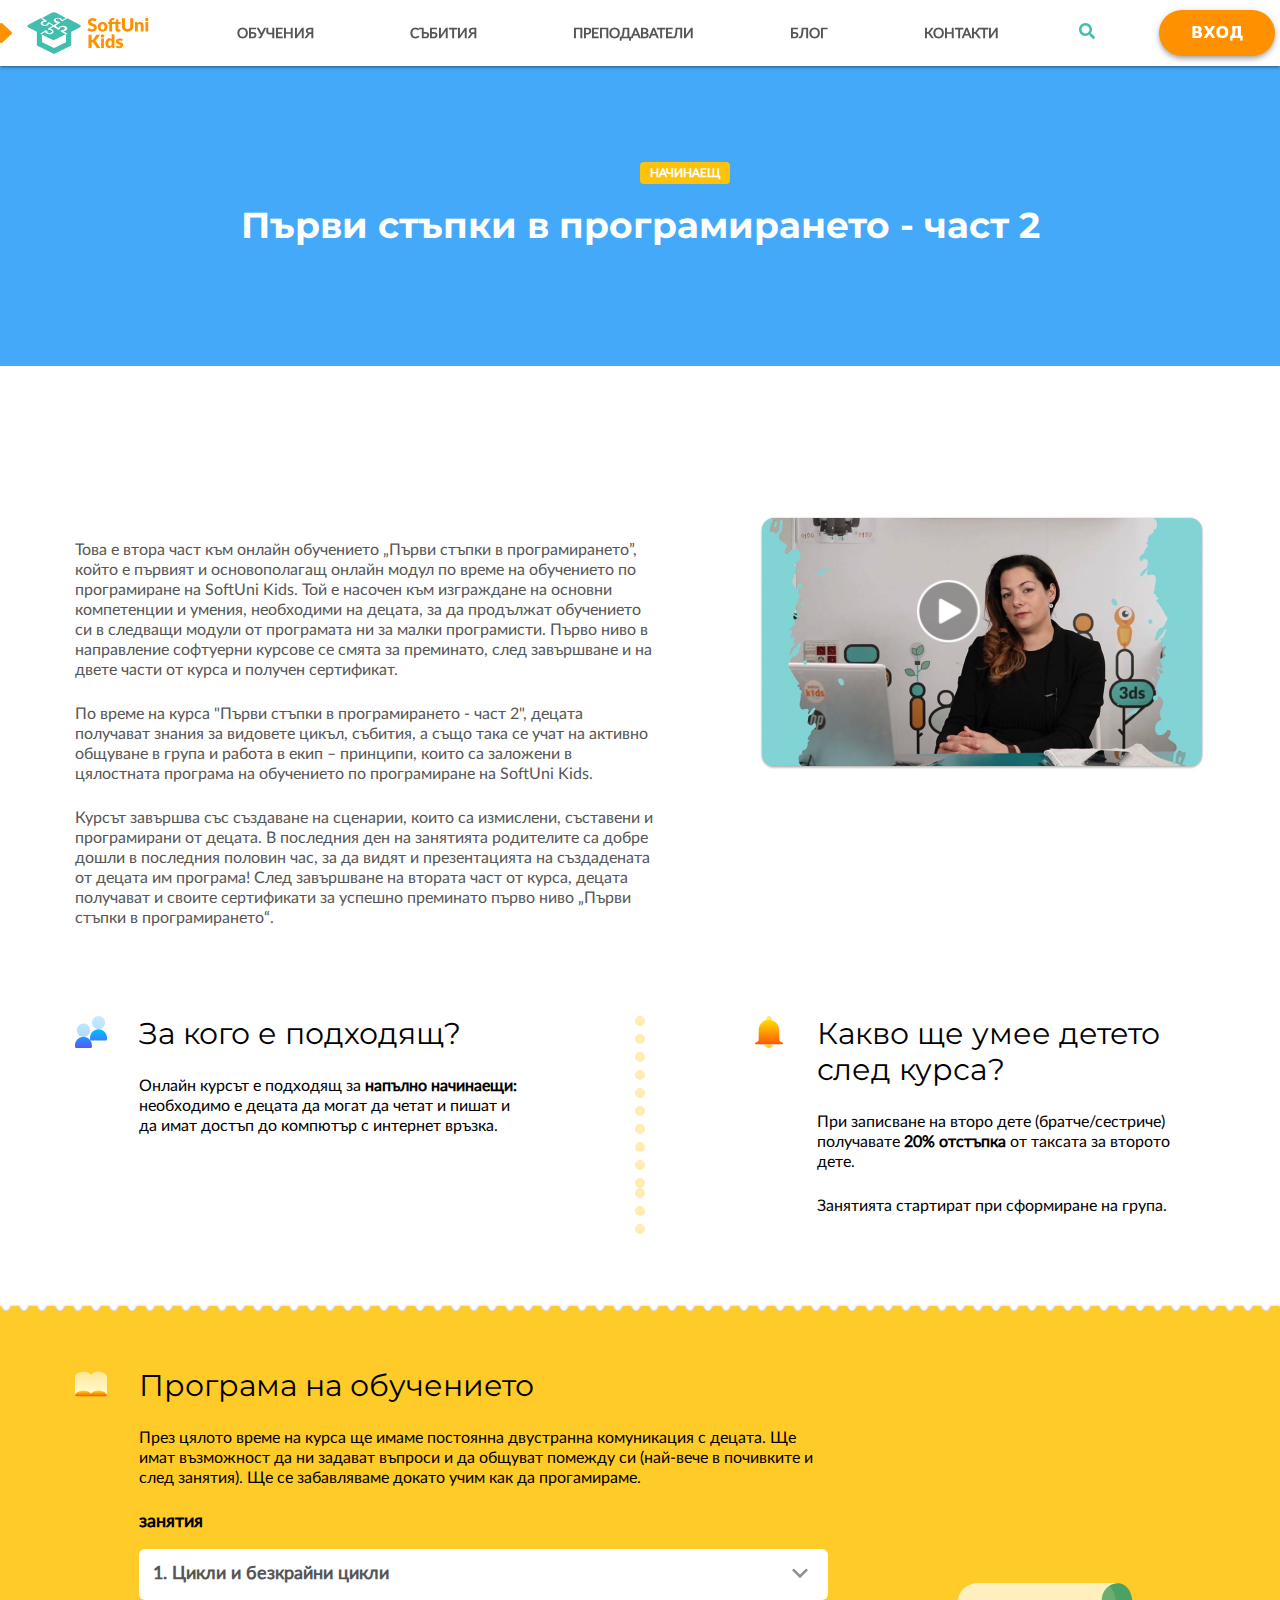
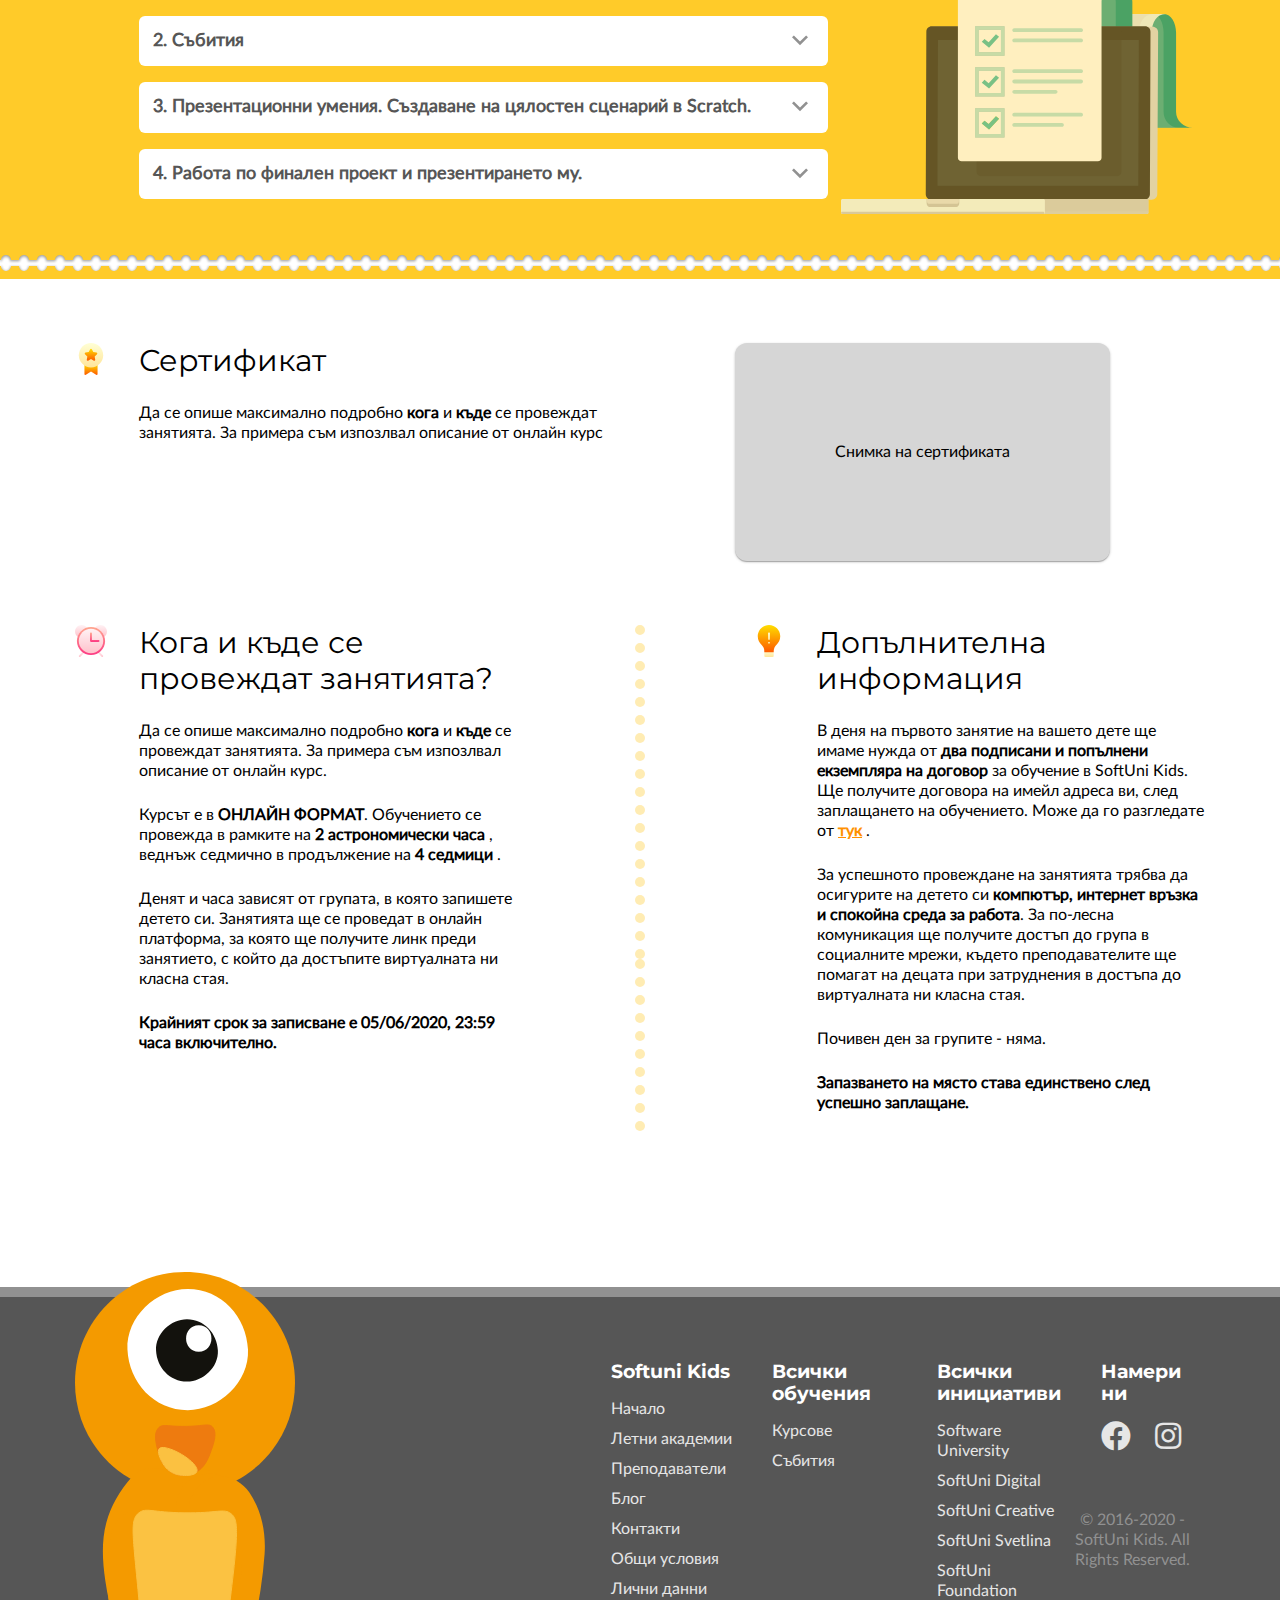
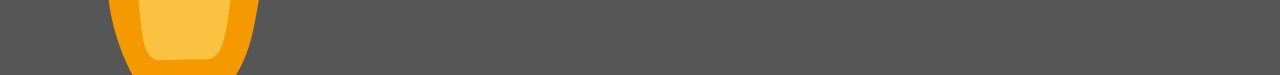
<file: pages/index.html>
<!DOCTYPE html>
<html lang="en">
	<head>
		<meta charset="UTF-8" />
		<meta name="viewport" content="width=device-width, initial-scale=1.0" />
		<link rel="stylesheet" href="../styles/styles.css" />
		<link rel="stylesheet" href="https://use.fontawesome.com/releases/v5.14.0/css/all.css" />
		<title>Първи стъпки в програмирането - част 2</title>
	</head>
	<body>
		<header class="c-header o-horizontal-list o-horizontal-list--centered o-position-fixed">
			<div class="o-horizontal-list">
				<img class="c-header__arrow" src="../assets/images/logo-arrow.svg" alt="arrow-down" />
				<img class="c-header__logo" src="../assets/images/logo-horizontal.svg" alt="Logo" />
			</div>
			<nav>
				<ul class="o-horizontal-list o-horizontal-list--centered">
					<li class="c-header__list-item"><a class="c-header__page-link" href="./index.html">обучения</a></li>
					<li class="c-header__list-item"><a class="c-header__page-link" href="#">Събития</a></li>
					<li class="c-header__list-item"><a class="c-header__page-link" href="./trainers.html">Преподаватели</a></li>
					<li class="c-header__list-item"><a class="c-header__page-link" href="#">Блог</a></li>
					<li class="c-header__list-item"><a class="c-header__page-link" href="./contacts.html">Контакти</a></li>
					<li class="c-header__list-item--button">
						<a href="#"><img src="../assets/images/search-icon.svg" alt="search" /></a>
					</li>
					<li class="c-header__list-item--button"><button class="c-button c-button--primary c-header__button">вход</button></li>
				</ul>
			</nav>
		</header>

		<aside class="c-header-banner c-header-banner--blue o-vertical-list o-vertical-list--centered">
			<div class="o-position-wrapper">
				<span class="c-header-banner--blue__course-level u-paragraph--tiny u-text-uppercase">Начинаещ</span>
				<h1>Първи стъпки в програмирането - част 2</h1>
			</div>
		</aside>

		<main class="c-main c-main--courses">
			<section class="section-clip o-page-wrapper">
				<section class="section-paragraph">
					<p class="c-main__paragraph">
						Това е втора част към онлайн обучението „Първи стъпки в програмирането”, който е първият и основополагащ онлайн модул
						по време на обучението по програмиране на SoftUni Kids. Той е насочен към изграждане на основни компетенции и умения,
						необходими на децата, за да продължат обучението си в следващи модули от програмата ни за малки програмисти. Първо
						ниво в направление софтуерни курсове се смята за преминато, след завършване и на двете части от курса и получен
						сертификат.
					</p>
					<p class="c-main__paragraph">
						По време на курса "Първи стъпки в програмирането - част 2", децата получават знания за видовете цикъл, събития, а също
						така се учат на активно общуване в група и работа в екип – принципи, които са заложени в цялостната програма на
						обучението по програмиране на SoftUni Kids.
					</p>
					<p class="c-main__paragraph">
						Курсът завършва със създаване на сценарии, които са измислени, съставени и програмирани от децата. В последния ден на
						занятията родителите са добре дошли в последния половин час, за да видят и презентацията на създадената от децата им
						програма! След завършване на втората част от курса, децата получават и своите сертификати за успешно преминато първо
						ниво „Първи стъпки в програмирането“.
					</p>
				</section>
				<div class="o-position-wrapper c-block-clip-wrapper">
					<img src="../assets/images/clip-img.png" alt="clip" />
					<img class="c-block-play-button" src="../assets/images/play-button-icon.svg" alt="play-button" />
				</div>
			</section>

			<section class="section-info-cards o-page-wrapper">
				<article class="c-card-info o-horizontal-list o-horizontal-list--top">
					<img class="c-card-info__icon" src="../assets/images/people-icon.svg" alt="people" />
					<div>
						<span class="c-card-info__heading">За кого е подходящ?</span>
						<p>
							Онлайн курсът е подходящ за <span class="u-font-bold">напълно начинаещи:</span> необходимо е децата да могат да
							четат и пишат и да имат достъп до компютър с интернет връзка.
						</p>
					</div>
				</article>

				<div class="c-page-separator--dots--vertical-orange-short"></div>

				<article class="c-card-info o-horizontal-list o-horizontal-list--top">
					<img class="c-card-info__icon" src="../assets/images/notification-icon.svg" alt="notification" />
					<div>
						<span class="c-card-info__heading">Какво ще умее детето след курса?</span>
						<p>
							При записване на второ дете (братче/сестриче) получавате <span class="u-font-bold">20% отстъпка</span> от таксата за
							второто дете.
						</p>
						<p>Занятията стартират при сформиране на група.</p>
					</div>
				</article>
			</section>

			<section class="section-course-info">
				<div>
					<article class="c-card-info o-horizontal-list o-horizontal-list--top">
						<img class="c-card-info__icon" src="../assets/images/books-icon.svg" alt="books-icon" />
						<div>
							<span class="c-card-info__heading">Програма на обучението</span>
							<p>
								През цялото време на курса ще имаме постоянна двустранна комуникация с децата. Ще имат възможност да ни задават
								въпроси и да общуват помежду си (най-вече в почивките и след занятия). Ще се забавляваме докато учим как да
								прогамираме.
							</p>
							<span class="h3-alike--lato u-font-bold">занятия</span>
							<a class="h3-alike--lato u-font-bold c-block-lecture-link" href="#">1. Цикли и безкрайни цикли</a>
							<a class="h3-alike--lato u-font-bold c-block-lecture-link" href="#">2. Събития</a>
							<a class="h3-alike--lato u-font-bold c-block-lecture-link" href="#"
								>3. Презентационни умения. Създаване на цялостен сценарий в Scratch.</a
							>
							<a class="h3-alike--lato u-font-bold c-block-lecture-link" href="#"
								>4. Работа по финален проект и презентирането му.</a
							>
						</div>
					</article>
				</div>
				<img class="u-align-centered" src="../assets/images/books.svg" alt="books" />
			</section>

			<section class="section-certificate-cards o-page-wrapper">
				<article class="c-card-info o-horizontal-list o-horizontal-list--top">
					<img class="c-card-info__icon" src="../assets/images/reward-icon.svg" alt="reward" />
					<div>
						<span class="c-card-info__heading">Сертификат</span>
						<p>
							Да се опише максимално подробно <span class="u-font-bold">кога</span> и <span class="u-font-bold">къде</span> се
							провеждат занятията. За примера съм изпозлвал описание от онлайн курс
						</p>
					</div>
				</article>

				<div class="c-block-certificate"><span>Снимка на сертификата</span></div>
			</section>

			<section class="section-info-cards o-page-wrapper">
				<article class="c-card-info o-horizontal-list o-horizontal-list--top">
					<img class="c-card-info__icon" src="../assets/images/clock-icon.svg" alt="clock" />
					<div>
						<span class="c-card-info__heading">Кога и къде се провеждат занятията?</span>
						<p>
							Да се опише максимално подробно <span class="u-font-bold">кога</span> и <span class="u-font-bold">къде</span> се
							провеждат занятията. За примера съм изпозлвал описание от онлайн курс.
						</p>
						<p>
							Курсът е в <span class="u-font-bold u-text-uppercase"> ОНЛАЙН ФОРМАТ</span>. Обучението се провежда в рамките на
							<span class="u-font-bold">2 астрономически часa</span> , веднъж седмично в продължение на
							<span class="u-font-bold">4 седмици</span> .
						</p>
						<p>
							Денят и часа зависят от групата, в която запишете детето си. Занятията ще се проведат в онлайн платформа, за която
							ще получите линк преди занятието, с който да достъпите виртуалната ни класна стая.
						</p>
						<p class="u-font-bold">Крайният срок за записване е 05/06/2020, 23:59 часа включително.</p>
					</div>
				</article>

				<div class="c-page-separator--dots--vertical-orange-long"></div>

				<article class="c-card-info o-horizontal-list o-horizontal-list--top">
					<img class="c-card-info__icon" src="../assets/images/innovation-icon.svg" alt="innovation" />
					<div>
						<span class="c-card-info__heading">Допълнителна информация</span>
						<p>
							В деня на първото занятие на вашето дете ще имаме нужда от
							<span class="u-font-bold">два подписани и попълнени екземпляра на договор</span> за обучение в SoftUni Kids. Ще
							получите договора на имейл адреса ви, след заплащането на обучението. Може да го разгледате от
							<a class="u-linkify u-font-bold" href="#">тук</a> .
						</p>
						<p>
							За успешното провеждане на занятията трябва да осигурите на детето си
							<span class="u-font-bold">компютър, интернет връзка и спокойна среда за работа</span>. За по-лесна комуникация ще
							получите достъп до група в социалните мрежи, където преподавателите ще помагат на децата при затруднения в достъпа
							до виртуалната ни класна стая.
						</p>
						<p>Почивен ден за групите - няма.</p>
						<p class="u-font-bold">Запазването на място става единствено след успешно заплащане.</p>
					</div>
				</article>
			</section>
		</main>

		<footer class="c-banner c-banner--footer o-position-wrapper">
			<div class="c-page-separator c-page-separator--banner-grey"></div>

			<div class="c-banner__content c-banner__content--footer">
				<img class="c-banner--footer__mascot" src="../assets/images/robot.svg" alt="robot" />

				<ul class="o-vertical-list c-banner--footer__list-1">
					<h3 class="c-banner--footer__list-heading">Softuni Kids</h3>
					<li class="c-banner--footer__list-item"><a class="c-banner--footer__list-item-content" href="#">Начало</a></li>
					<li class="c-banner--footer__list-item"><a class="c-banner--footer__list-item-content" href="#">Летни академии</a></li>
					<li class="c-banner--footer__list-item">
						<a class="c-banner--footer__list-item-content" href="./trainers.html">Преподаватели</a>
					</li>
					<li class="c-banner--footer__list-item"><a class="c-banner--footer__list-item-content" href="#">Блог</a></li>
					<li class="c-banner--footer__list-item">
						<a class="c-banner--footer__list-item-content" href="./contacts.html">Контакти</a>
					</li>
					<li class="c-banner--footer__list-item"><a class="c-banner--footer__list-item-content" href="#">Общи условия</a></li>
					<li class="c-banner--footer__list-item"><a class="c-banner--footer__list-item-content" href="#">Лични данни</a></li>
				</ul>

				<ul class="o-vertical-list c-banner--footer__list c-banner--footer__list-2">
					<h3 class="c-banner--footer__list-heading">Всички обучения</h3>
					<li class="c-banner--footer__list-item">
						<a class="c-banner--footer__list-item-content" href="./index.html">Курсове</a>
					</li>
					<li class="c-banner--footer__list-item"><a class="c-banner--footer__list-item-content" href="#">Събития</a></li>
				</ul>

				<ul class="o-vertical-list c-banner--footer__list c-banner--footer__list-3">
					<h3 class="c-banner--footer__list-heading">Всички инициативи</h3>
					<li class="c-banner--footer__list-item">
						<a class="c-banner--footer__list-item-content" href="#">Software University</a>
					</li>
					<li class="c-banner--footer__list-item"><a class="c-banner--footer__list-item-content" href="#">SoftUni Digital</a></li>
					<li class="c-banner--footer__list-item">
						<a class="c-banner--footer__list-item-content" href="#">SoftUni Creative</a>
					</li>
					<li class="c-banner--footer__list-item">
						<a class="c-banner--footer__list-item-content" href="#">SoftUni Svetlina</a>
					</li>
					<li class="c-banner--footer__list-item">
						<a class="c-banner--footer__list-item-content" href="#">SoftUni Foundation</a>
					</li>
				</ul>

				<ul class="o-vertical-list c-banner--footer__list c-banner--footer__list-4">
					<h3 class="c-banner--footer__list-heading">Намери ни</h3>
					<div class="o-horizontal-list">
						<li>
							<a href="#"><i class="fab fa-facebook c-banner--footer__contact-icon"></i></a>
						</li>
						<li>
							<a href="#"> <i class="fab fa-instagram c-banner--footer__contact-icon"></i></a>
						</li>
					</div>
				</ul>

				<p class="c-banner--footer__copyright">© 2016-2020 - SoftUni Kids. All Rights Reserved.</p>
			</div>
		</footer>
	</body>
</html>
</file>
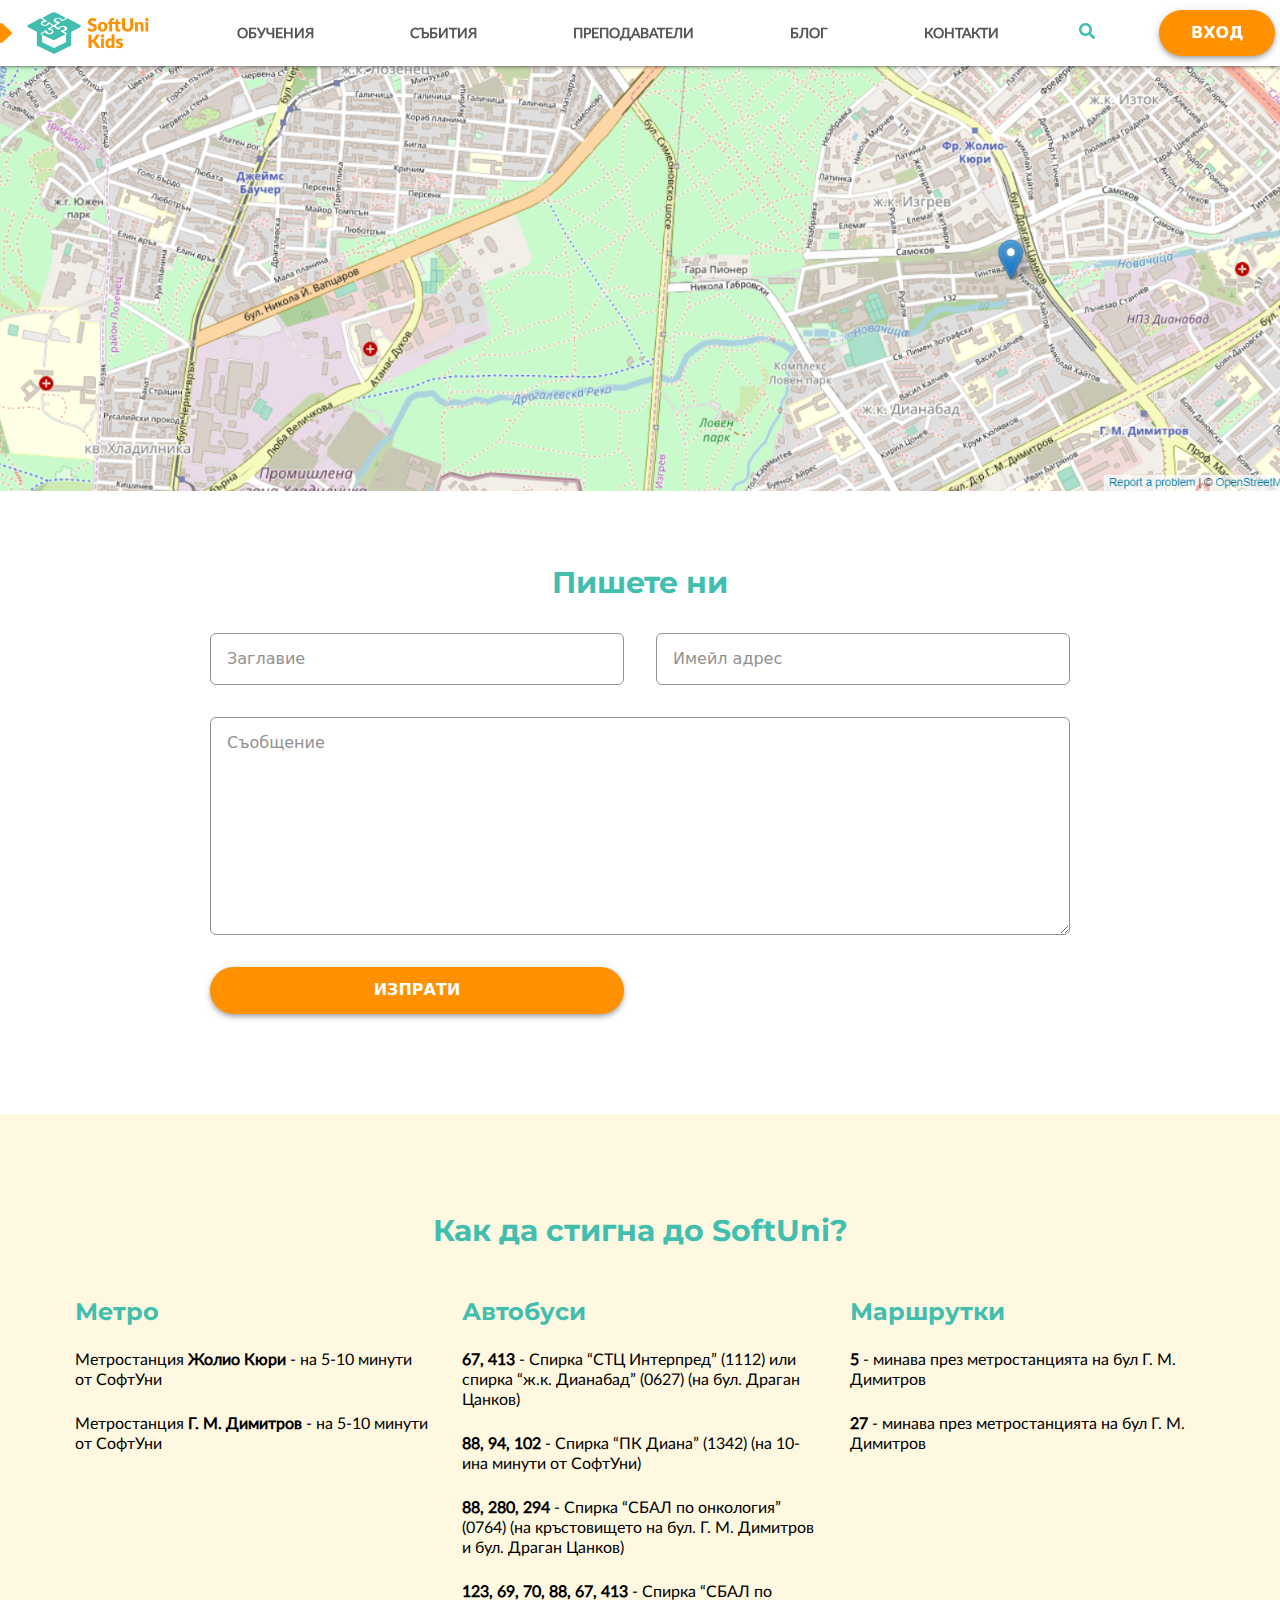
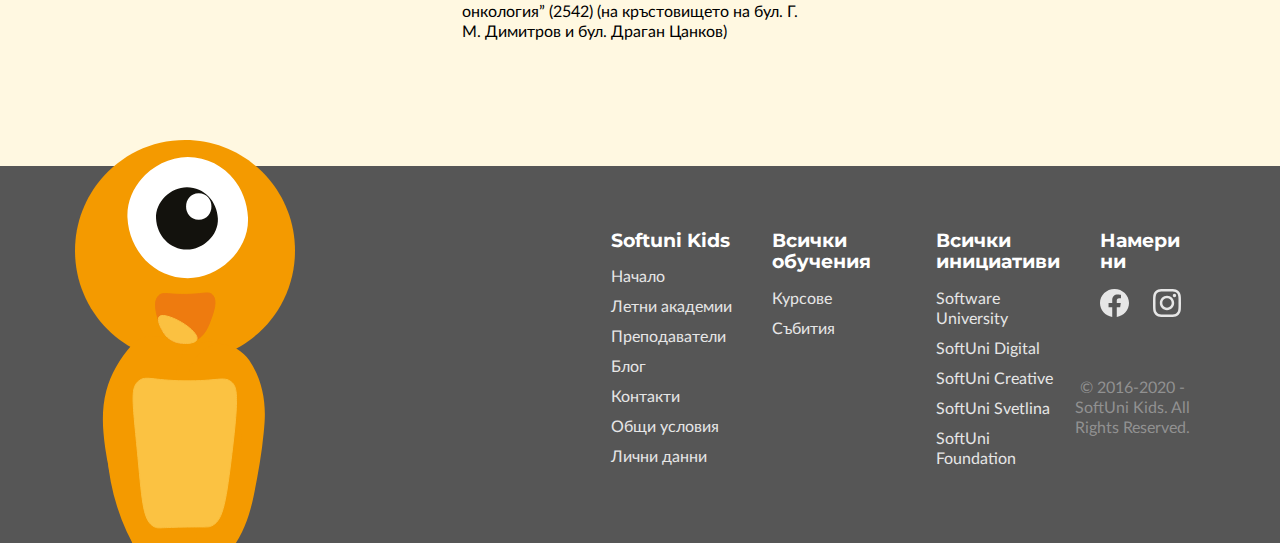
<file: pages/contacts.html>
<!DOCTYPE html>
<html lang="en">
	<head>
		<meta charset="UTF-8" />
		<meta name="viewport" content="width=device-width, initial-scale=1.0" />
		<link rel="stylesheet" href="../styles/styles.css" />
		<link rel="stylesheet" href="https://use.fontawesome.com/releases/v5.14.0/css/all.css" />
		<title>Контакти</title>
	</head>
	<body>
		<header class="c-header o-horizontal-list o-horizontal-list--centered o-position-fixed">
			<div class="o-horizontal-list">
				<img class="c-header__arrow" src="../assets/images/logo-arrow.svg" alt="arrow-down" />
				<img class="c-header__logo" src="../assets/images/logo-horizontal.svg" alt="Logo" />
			</div>
			<nav>
				<ul class="o-horizontal-list o-horizontal-list--centered">
					<li class="c-header__list-item"><a class="c-header__page-link" href="./index.html">обучения</a></li>
					<li class="c-header__list-item"><a class="c-header__page-link" href="#">Събития</a></li>
					<li class="c-header__list-item"><a class="c-header__page-link" href="./trainers.html">Преподаватели</a></li>
					<li class="c-header__list-item"><a class="c-header__page-link" href="#">Блог</a></li>
					<li class="c-header__list-item"><a class="c-header__page-link" href="./contacts.html">Контакти</a></li>
					<li class="c-header__list-item--button">
						<a href="#"><img src="../assets/images/search-icon.svg" alt="search" /></a>
					</li>
					<li class="c-header__list-item--button"><button class="c-button c-button--primary c-header__button">вход</button></li>
				</ul>
			</nav>
		</header>

		<aside class="c-header-banner c-header-banner--map">
			<img class="c-header-banner--map__image" src="../assets/images/map.svg" alt="Map" />
		</aside>

		<main class="c-main--contacts">
			<section class="section-message">
				<span class="h2-alike section-message__heading u-font-bold u-align-centered">Пишете ни</span>
				<input class="c-input-transparent c-input-transparent--grey" type="text" placeholder="Заглавие" />
				<input class="c-input-transparent c-input-transparent--grey" type="email" placeholder="Имейл адрес" />
				<textarea
					class="section-message__big-message c-input-transparent c-input-transparent--grey"
					cols="100"
					rows="10"
					placeholder="Съобщение"
				></textarea>
				<button class="c-button c-button--primary">изпрати</button>
			</section>

			<section class="section-transport-info">
				<span class="c-card-transport-info__heading section-transport-info__heading h2-alike u-font-bold"
					>Как да стигна до SoftUni?</span
				>

				<!--//* Метро -->
				<article class="section-transport-info__info">
					<span class="c-card-transport-info__heading h3-alike--montserrat u-font-bold">Метро</span>
					<p>Метростанция <span class="u-font-bold">Жолио Кюри</span> - на 5-10 минути от СофтУни</p>
					<p>Метростанция <span class="u-font-bold">Г. М. Димитров</span> - на 5-10 минути от СофтУни</p>
				</article>

				<!--//* Автобуси -->
				<article class="section-transport-info__info">
					<span class="c-card-transport-info__heading h3-alike--montserrat u-font-bold">Автобуси</span>
					<p>
						<span class="u-font-bold">67, 413 </span> - Спирка “СТЦ Интерпред” (1112) или спирка “ж.к. Дианабад” (0627) (на бул.
						Драган Цанков)
					</p>
					<p><span class="u-font-bold">88, 94, 102</span> - Спирка “ПК Диана” (1342) (на 10-ина минути от СофтУни)</p>
					<p>
						<span class="u-font-bold">88, 280, 294 </span> - Спирка “СБАЛ по онкология” (0764) (на кръстовището на бул. Г. М.
						Димитров и бул. Драган Цанков)
					</p>
					<p>
						<span class="u-font-bold">123, 69, 70, 88, 67, 413 </span> - Спирка “СБАЛ по онкология” (2542) (на кръстовището на
						бул. Г. М. Димитров и бул. Драган Цанков)
					</p>
				</article>

				<!--//* Маршрутки -->
				<article class="section-transport-info__info">
					<span class="c-card-transport-info__heading h3-alike--montserrat u-font-bold">Маршрутки</span>
					<p><span class="u-font-bold">5</span> - минава през метростанцията на бул Г. М. Димитров</p>
					<p><span class="u-font-bold">27</span> - минава през метростанцията на бул Г. М. Димитров</p>
				</article>
			</section>
		</main>

		<footer class="c-banner c-banner--footer o-position-wrapper">
			<div class="c-banner__section-separator c-banner__section-separator--grey"></div>
			<div class="c-banner__content c-banner__content--footer">
				<img class="c-banner--footer__mascot" src="../assets/images/robot.svg" alt="robot" />
				<ul class="o-vertical-list c-banner--footer__list-1">
					<h3 class="c-banner--footer__list-heading">Softuni Kids</h3>
					<li class="c-banner--footer__list-item"><a class="c-banner--footer__list-item-content" href="#">Начало</a></li>
					<li class="c-banner--footer__list-item"><a class="c-banner--footer__list-item-content" href="#">Летни академии</a></li>
					<li class="c-banner--footer__list-item">
						<a class="c-banner--footer__list-item-content" href="./trainers.html">Преподаватели</a>
					</li>
					<li class="c-banner--footer__list-item"><a class="c-banner--footer__list-item-content" href="#">Блог</a></li>
					<li class="c-banner--footer__list-item">
						<a class="c-banner--footer__list-item-content" href="./contacts.html">Контакти</a>
					</li>
					<li class="c-banner--footer__list-item"><a class="c-banner--footer__list-item-content" href="#">Общи условия</a></li>
					<li class="c-banner--footer__list-item"><a class="c-banner--footer__list-item-content" href="#">Лични данни</a></li>
				</ul>
				<ul class="o-vertical-list c-banner--footer__list c-banner--footer__list-2">
					<h3 class="c-banner--footer__list-heading">Всички обучения</h3>
					<li class="c-banner--footer__list-item">
						<a class="c-banner--footer__list-item-content" href="./index.html">Курсове</a>
					</li>
					<li class="c-banner--footer__list-item"><a class="c-banner--footer__list-item-content" href="#">Събития</a></li>
				</ul>
				<ul class="o-vertical-list c-banner--footer__list c-banner--footer__list-3">
					<h3 class="c-banner--footer__list-heading">Всички инициативи</h3>
					<li class="c-banner--footer__list-item">
						<a class="c-banner--footer__list-item-content" href="#">Software University</a>
					</li>
					<li class="c-banner--footer__list-item"><a class="c-banner--footer__list-item-content" href="#">SoftUni Digital</a></li>
					<li class="c-banner--footer__list-item">
						<a class="c-banner--footer__list-item-content" href="#">SoftUni Creative</a>
					</li>
					<li class="c-banner--footer__list-item">
						<a class="c-banner--footer__list-item-content" href="#">SoftUni Svetlina</a>
					</li>
					<li class="c-banner--footer__list-item">
						<a class="c-banner--footer__list-item-content" href="#">SoftUni Foundation</a>
					</li>
				</ul>
				<ul class="o-vertical-list c-banner--footer__list c-banner--footer__list-4">
					<h3 class="c-banner--footer__list-heading">Намери ни</h3>
					<div class="o-horizontal-list">
						<li>
							<a href="#"
								><img
									class="c-banner--footer__contact-icon c-banner--footer__contact-icon--facebook"
									src="../assets/images/facebook-icon.svg"
									alt="facebook"
							/></a>
						</li>
						<li>
							<a href="#"
								><img
									class="c-banner--footer__contact-icon c-banner--footer__contact-icon--IG"
									src="../assets/images/IG-icon.svg"
									alt="instagram"
							/></a>
						</li>
					</div>
				</ul>
				<p class="c-banner--footer__copyright">© 2016-2020 - SoftUni Kids. All Rights Reserved.</p>
			</div>
		</footer>
	</body>
</html>
</file>
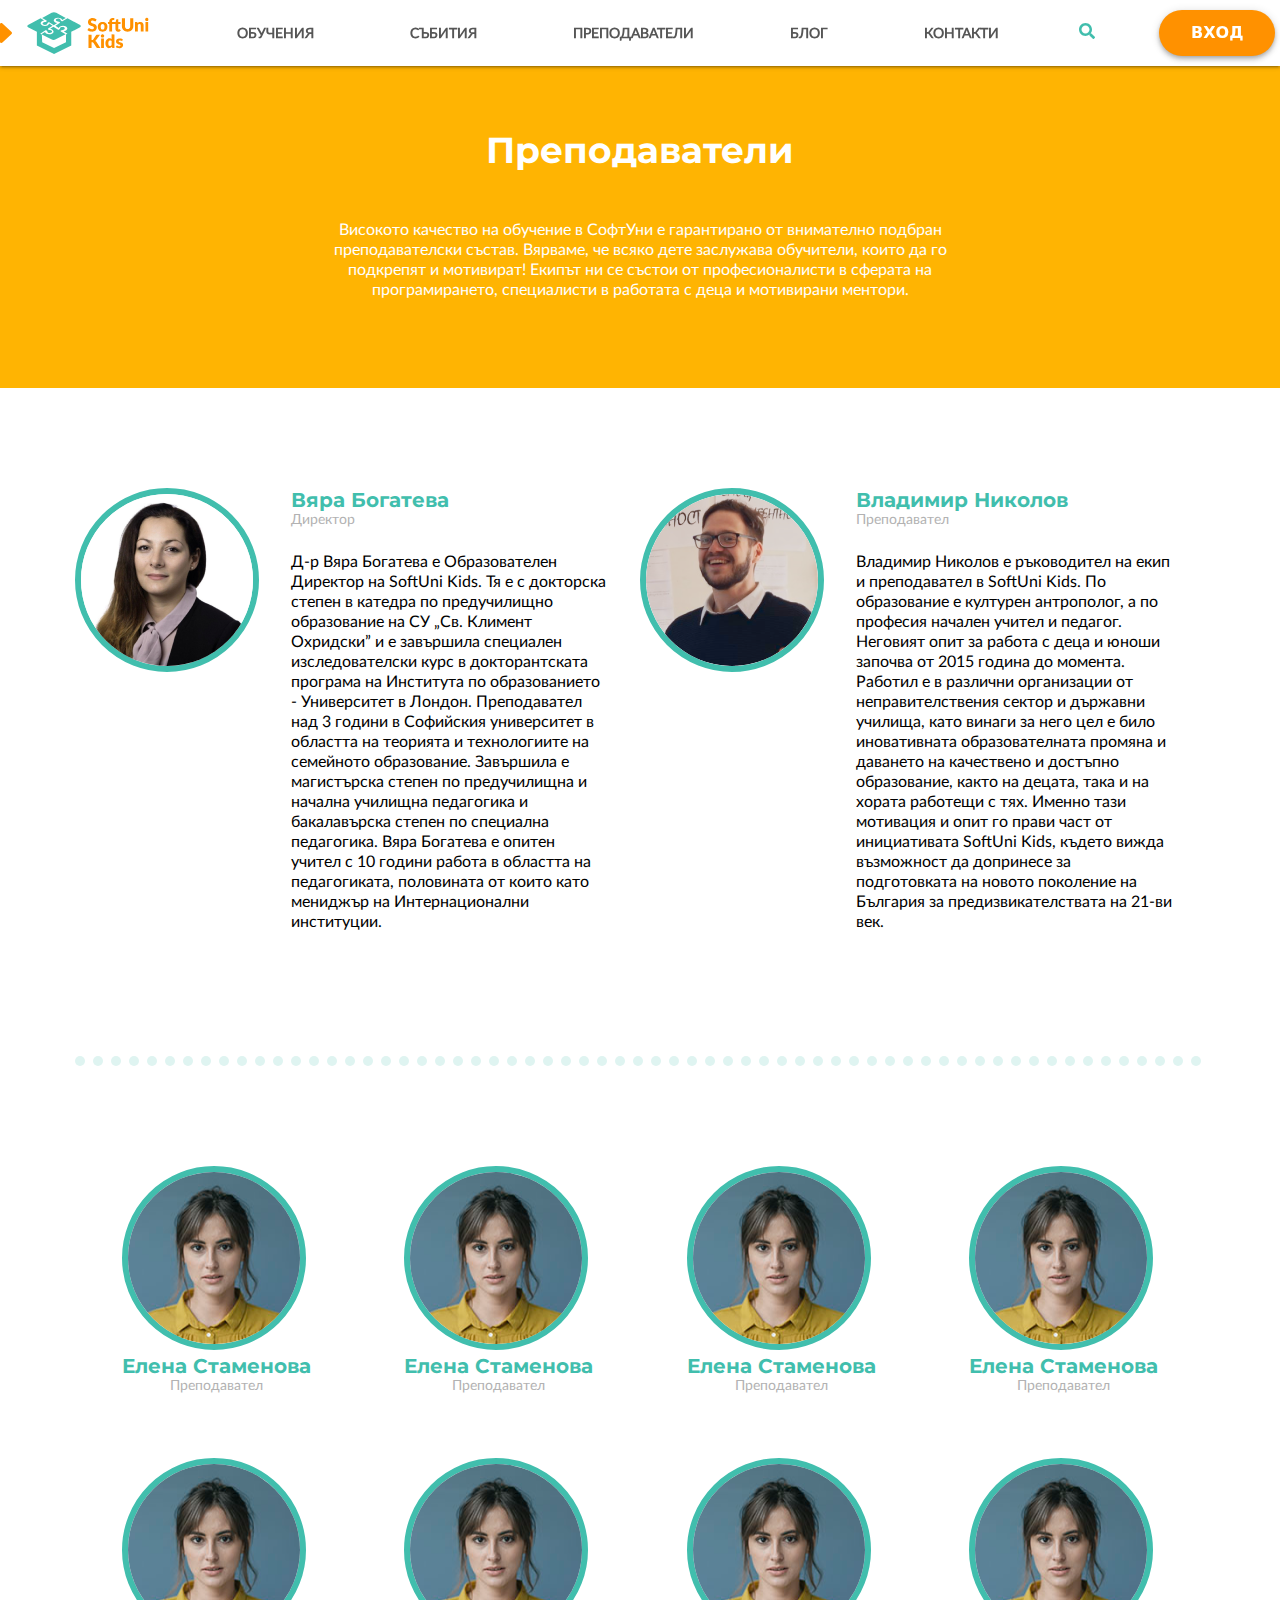
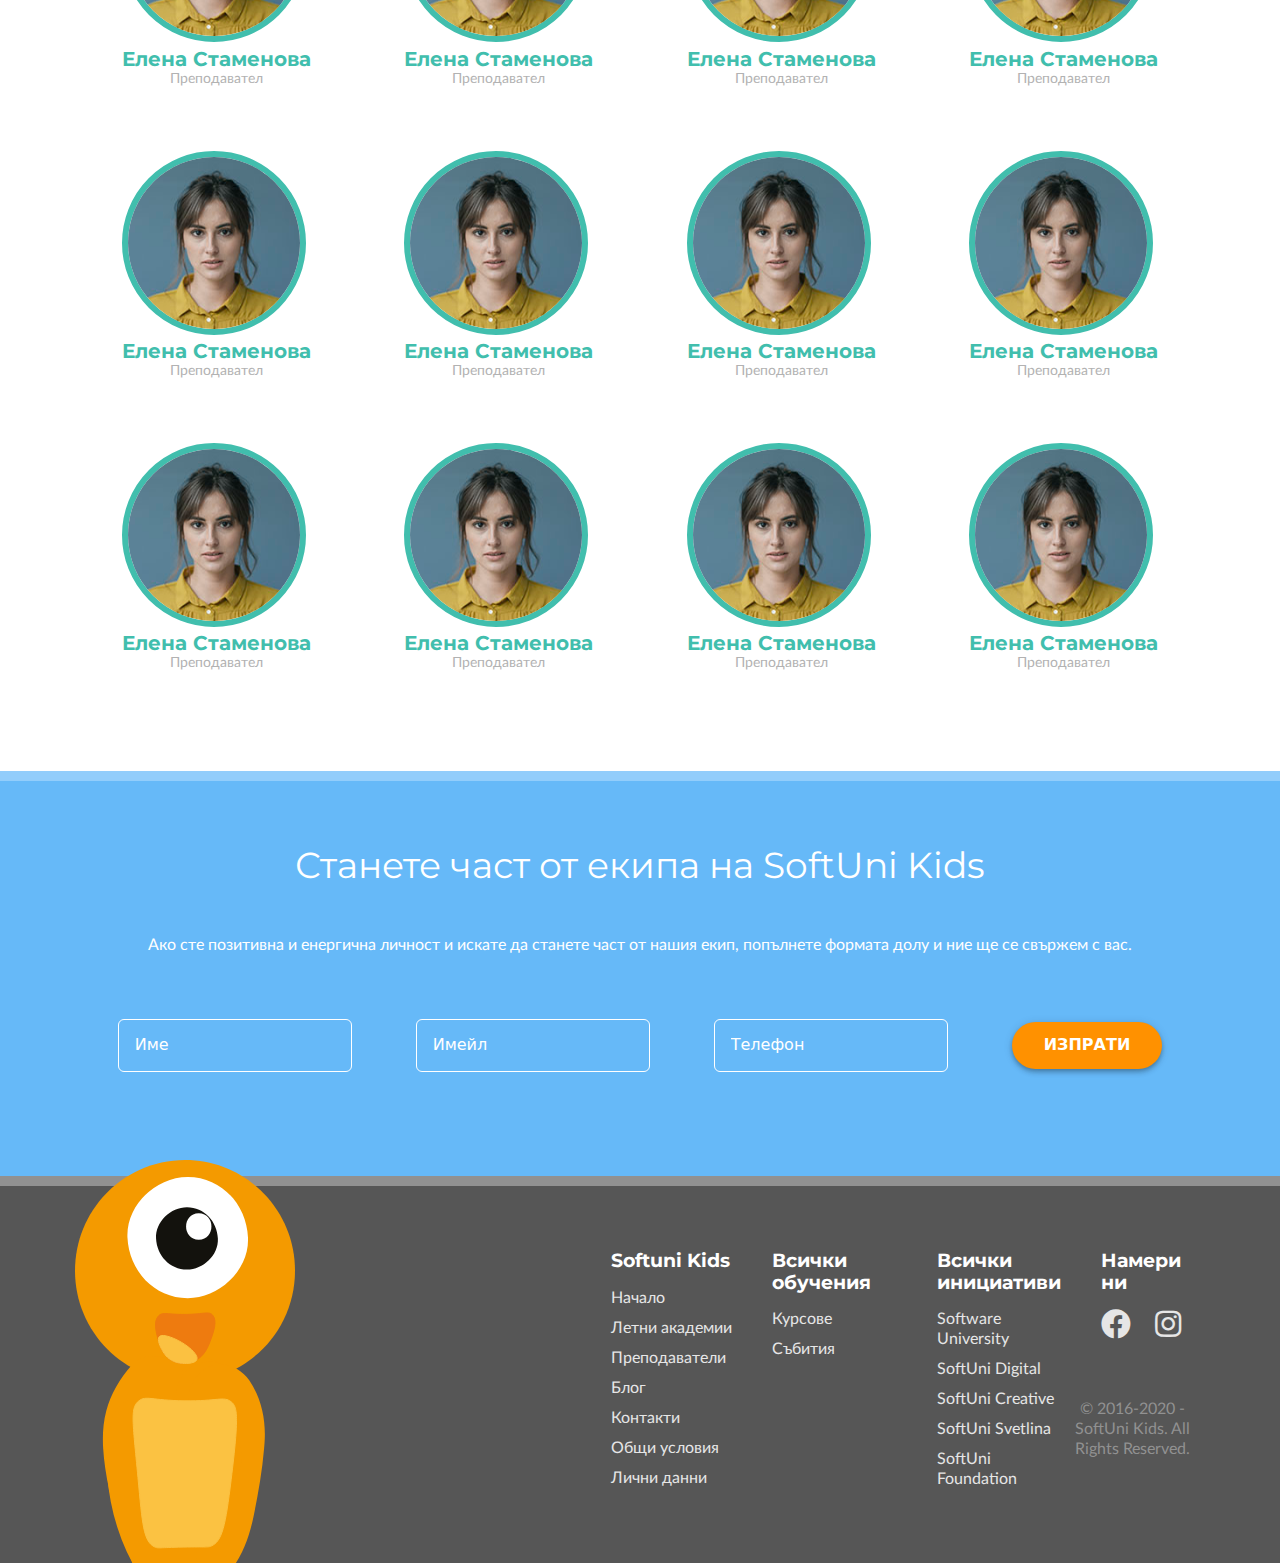
<file: pages/trainers.html>
<!DOCTYPE html>
<html lang="en">
	<head>
		<meta charset="UTF-8" />
		<meta name="viewport" content="width=device-width, initial-scale=1.0" />
		<link rel="stylesheet" href="../styles/styles.css" />
		<link rel="stylesheet" href="https://use.fontawesome.com/releases/v5.14.0/css/all.css" />
		<title>Преподаватели</title>
	</head>
	<body>
		<header class="c-header o-horizontal-list o-horizontal-list--centered o-position-fixed">
			<div class="o-horizontal-list">
				<img class="c-header__arrow" src="../assets/images/logo-arrow.svg" alt="arrow-down" />
				<img class="c-header__logo" src="../assets/images/logo-horizontal.svg" alt="Logo" />
			</div>
			<nav>
				<ul class="o-horizontal-list o-horizontal-list--centered">
					<li class="c-header__list-item"><a class="c-header__page-link" href="./index.html">обучения</a></li>
					<li class="c-header__list-item"><a class="c-header__page-link" href="#">Събития</a></li>
					<li class="c-header__list-item"><a class="c-header__page-link" href="./trainers.html">Преподаватели</a></li>
					<li class="c-header__list-item"><a class="c-header__page-link" href="#">Блог</a></li>
					<li class="c-header__list-item"><a class="c-header__page-link" href="./contacts.html">Контакти</a></li>
					<li class="c-header__list-item--button">
						<a href="#"><img src="../assets/images/search-icon.svg" alt="search" /></a>
					</li>
					<li class="c-header__list-item--button"><button class="c-button c-button--primary c-header__button">вход</button></li>
				</ul>
			</nav>
		</header>

		<aside class="c-header-banner c-header-banner--orange o-vertical-list o-vertical-list--centered">
			<h1>Преподаватели</h1>
			<p class="c-header-banner--orange__info">
				Високото качество на обучение в СофтУни е гарантирано от внимателно подбран преподавателски състав. Вярваме, че всяко дете
				заслужава обучители, които да го подкрепят и мотивират! Екипът ни се състои от професионалисти в сферата на
				програмирането, специалисти в работата с деца и мотивирани ментори.
			</p>
		</aside>

		<main class="c-main c-main--trainers">
			<section class="section-trainers-cards .o-horizontal-list--centered">
				<article class="c-card-avatar">
					<section><img class="c-avatar" src="../assets/images/trainer1-img.png" alt="trainer" /></section>
					<section class="c-card-avatar__info">
						<span class="c-avatar__info-name">Вяра Богатева</span>
						<span class="c-avatar__info-labour">Директор</span>
						<p>
							Д-р Вяра Богатева е Образователен Директор на SoftUni Kids. Тя е с докторска степен в катедра по предучилищно
							образование на СУ „Св. Климент Охридски” и е завършила специален изследователски курс в докторантската програма на
							Института по образованието - Университет в Лондон. Преподавател над 3 години в Софийския университет в областта на
							теорията и технологиите на семейното образование. Завършила е магистърска степен по предучилищна и начална училищна
							педагогика и бакалавърска степен по специална педагогика. Вяра Богатева е опитен учител с 10 години работа в
							областта на педагогиката, половината от които като мениджър на Интернационални институции.
						</p>
					</section>
				</article>

				<article class="c-card-avatar">
					<section><img class="c-avatar" src="../assets/images/trainer2-img.png" alt="trainer" /></section>
					<section class="c-card-avatar__info">
						<span class="c-avatar__info-name">Владимир Николов</span>
						<span class="c-avatar__info-labour">Преподавател</span>
						<p>
							Владимир Николов е ръководител на екип и преподавател в SoftUni Kids. По образование е културен антрополог, а по
							професия начален учител и педагог. Неговият опит за работа с деца и юноши започва от 2015 година до момента. Работил
							е в различни организации от неправителствения сектор и държавни училища, като винаги за него цел е било иновативната
							образователната промяна и даването на качествено и достъпно образование, както на децата, така и на хората работещи
							с тях. Именно тази мотивация и опит го прави част от инициативата SoftUni Kids, където вижда възможност да допринесе
							за подготовката на новото поколение на България за предизвикателствата на 21-ви век.
						</p>
					</section>
				</article>
			</section>

			<div class="c-page-separator c-page-separator--dots"></div>

			<!--//* Avatar Grid -->
			<div>
				<section class="section-avatar-grid">
					<section class=".o-vertical-list .o-vertical-list--centered o-position-wrapper">
						<div class="c-avatar c-avatar__container o-position-wrapper">
							<div class="c-avatar c-avatar--hoverable__overlay"></div>
							<img class="c-avatar c-avatar--hoverable" src="../assets/images/avatar-img.png" alt="avatar" />
						</div>

						<span class="c-avatar__info-name u-text-centered">Елена Стаменова</span>
						<span class="c-avatar__info-labour u-text-centered">Преподавател</span>
					</section>

					<section class=".o-vertical-list .o-vertical-list--centered o-position-wrapper">
						<div class="c-avatar c-avatar__container o-position-wrapper">
							<div class="c-avatar c-avatar--hoverable__overlay"></div>
							<img class="c-avatar c-avatar--hoverable" src="../assets/images/avatar-img.png" alt="avatar" />
						</div>
						<span class="c-avatar__info-name u-text-centered">Елена Стаменова</span>
						<span class="c-avatar__info-labour u-text-centered">Преподавател</span>
					</section>

					<section class=".o-vertical-list .o-vertical-list--centered o-position-wrapper">
						<div class="c-avatar c-avatar__container o-position-wrapper">
							<div class="c-avatar c-avatar--hoverable__overlay"></div>
							<img class="c-avatar c-avatar--hoverable" src="../assets/images/avatar-img.png" alt="avatar" />
						</div>
						<span class="c-avatar__info-name u-text-centered">Елена Стаменова</span>
						<span class="c-avatar__info-labour u-text-centered">Преподавател</span>
					</section>

					<section class=".o-vertical-list .o-vertical-list--centered o-position-wrapper">
						<div class="c-avatar c-avatar__container o-position-wrapper">
							<div class="c-avatar c-avatar--hoverable__overlay"></div>
							<img class="c-avatar c-avatar--hoverable" src="../assets/images/avatar-img.png" alt="avatar" />
						</div>
						<span class="c-avatar__info-name u-text-centered">Елена Стаменова</span>
						<span class="c-avatar__info-labour u-text-centered">Преподавател</span>
					</section>

					<section class=".o-vertical-list .o-vertical-list--centered o-position-wrapper">
						<div class="c-avatar c-avatar__container o-position-wrapper">
							<div class="c-avatar c-avatar--hoverable__overlay"></div>
							<img class="c-avatar c-avatar--hoverable" src="../assets/images/avatar-img.png" alt="avatar" />
						</div>
						<span class="c-avatar__info-name u-text-centered">Елена Стаменова</span>
						<span class="c-avatar__info-labour u-text-centered">Преподавател</span>
					</section>

					<section class=".o-vertical-list .o-vertical-list--centered o-position-wrapper">
						<div class="c-avatar c-avatar__container o-position-wrapper">
							<div class="c-avatar c-avatar--hoverable__overlay"></div>
							<img class="c-avatar c-avatar--hoverable" src="../assets/images/avatar-img.png" alt="avatar" />
						</div>
						<span class="c-avatar__info-name u-text-centered">Елена Стаменова</span>
						<span class="c-avatar__info-labour u-text-centered">Преподавател</span>
					</section>

					<section class=".o-vertical-list .o-vertical-list--centered o-position-wrapper">
						<div class="c-avatar c-avatar__container o-position-wrapper">
							<div class="c-avatar c-avatar--hoverable__overlay"></div>
							<img class="c-avatar c-avatar--hoverable" src="../assets/images/avatar-img.png" alt="avatar" />
						</div>
						<span class="c-avatar__info-name u-text-centered">Елена Стаменова</span>
						<span class="c-avatar__info-labour u-text-centered">Преподавател</span>
					</section>

					<section class=".o-vertical-list .o-vertical-list--centered o-position-wrapper">
						<div class="c-avatar c-avatar__container o-position-wrapper">
							<div class="c-avatar c-avatar--hoverable__overlay"></div>
							<img class="c-avatar c-avatar--hoverable" src="../assets/images/avatar-img.png" alt="avatar" />
						</div>
						<span class="c-avatar__info-name u-text-centered">Елена Стаменова</span>
						<span class="c-avatar__info-labour u-text-centered">Преподавател</span>
					</section>

					<section class=".o-vertical-list .o-vertical-list--centered o-position-wrapper">
						<div class="c-avatar c-avatar__container o-position-wrapper">
							<div class="c-avatar c-avatar--hoverable__overlay"></div>
							<img class="c-avatar c-avatar--hoverable" src="../assets/images/avatar-img.png" alt="avatar" />
						</div>
						<span class="c-avatar__info-name u-text-centered">Елена Стаменова</span>
						<span class="c-avatar__info-labour u-text-centered">Преподавател</span>
					</section>

					<section class=".o-vertical-list .o-vertical-list--centered o-position-wrapper">
						<div class="c-avatar c-avatar__container o-position-wrapper">
							<div class="c-avatar c-avatar--hoverable__overlay"></div>
							<img class="c-avatar c-avatar--hoverable" src="../assets/images/avatar-img.png" alt="avatar" />
						</div>
						<span class="c-avatar__info-name u-text-centered">Елена Стаменова</span>
						<span class="c-avatar__info-labour u-text-centered">Преподавател</span>
					</section>

					<section class=".o-vertical-list .o-vertical-list--centered o-position-wrapper">
						<div class="c-avatar c-avatar__container o-position-wrapper">
							<div class="c-avatar c-avatar--hoverable__overlay"></div>
							<img class="c-avatar c-avatar--hoverable" src="../assets/images/avatar-img.png" alt="avatar" />
						</div>
						<span class="c-avatar__info-name u-text-centered">Елена Стаменова</span>
						<span class="c-avatar__info-labour u-text-centered">Преподавател</span>
					</section>

					<section class=".o-vertical-list .o-vertical-list--centered o-position-wrapper">
						<div class="c-avatar c-avatar__container o-position-wrapper">
							<div class="c-avatar c-avatar--hoverable__overlay"></div>
							<img class="c-avatar c-avatar--hoverable" src="../assets/images/avatar-img.png" alt="avatar" />
						</div>
						<span class="c-avatar__info-name u-text-centered">Елена Стаменова</span>
						<span class="c-avatar__info-labour u-text-centered">Преподавател</span>
					</section>

					<section class=".o-vertical-list .o-vertical-list--centered o-position-wrapper">
						<div class="c-avatar c-avatar__container o-position-wrapper">
							<div class="c-avatar c-avatar--hoverable__overlay"></div>
							<img class="c-avatar c-avatar--hoverable" src="../assets/images/avatar-img.png" alt="avatar" />
						</div>
						<span class="c-avatar__info-name u-text-centered">Елена Стаменова</span>
						<span class="c-avatar__info-labour u-text-centered">Преподавател</span>
					</section>

					<section class=".o-vertical-list .o-vertical-list--centered o-position-wrapper">
						<div class="c-avatar c-avatar__container o-position-wrapper">
							<div class="c-avatar c-avatar--hoverable__overlay"></div>
							<img class="c-avatar c-avatar--hoverable" src="../assets/images/avatar-img.png" alt="avatar" />
						</div>
						<span class="c-avatar__info-name u-text-centered">Елена Стаменова</span>
						<span class="c-avatar__info-labour u-text-centered">Преподавател</span>
					</section>

					<section class=".o-vertical-list .o-vertical-list--centered o-position-wrapper">
						<div class="c-avatar c-avatar__container o-position-wrapper">
							<div class="c-avatar c-avatar--hoverable__overlay"></div>
							<img class="c-avatar c-avatar--hoverable" src="../assets/images/avatar-img.png" alt="avatar" />
						</div>
						<span class="c-avatar__info-name u-text-centered">Елена Стаменова</span>
						<span class="c-avatar__info-labour u-text-centered">Преподавател</span>
					</section>

					<section class=".o-vertical-list .o-vertical-list--centered o-position-wrapper">
						<div class="c-avatar c-avatar__container o-position-wrapper">
							<div class="c-avatar c-avatar--hoverable__overlay"></div>
							<img class="c-avatar c-avatar--hoverable" src="../assets/images/avatar-img.png" alt="avatar" />
						</div>
						<span class="c-avatar__info-name u-text-centered">Елена Стаменова</span>
						<span class="c-avatar__info-labour u-text-centered">Преподавател</span>
					</section>
				</section>
			</div>
		</main>

		<aside class="c-banner c-banner--blue o-position-wrapper">
			<div class="c-page-separator c-page-separator--banner-blue"></div>

			<div class="c-banner__content c-banner__content--blue">
				<div class="o-vertical-list o-vertical-list--centered">
					<span class="h1-alike c-banner--blue__text">
						Станете част от екипа на SoftUni Kids
					</span>
					<p class="c-banner--blue__text">
						Ако сте позитивна и енергична личност и искате да станете част от нашия екип, попълнете формата долу и ние ще се
						свържем с вас.
					</p>
				</div>

				<div class="o-horizontal-list o-horizontal-list--centered">
					<input
						class="c-input-transparent c-input-transparent--white c-banner--blue__interactable"
						type="text"
						placeholder="Име"
					/>
					<input
						class="c-input-transparent c-input-transparent--white c-banner--blue__interactable"
						type="email"
						placeholder="Имейл"
					/>
					<input
						class="c-input-transparent c-input-transparent--white c-banner--blue__interactable"
						type="tel"
						placeholder="Телефон"
					/>
					<button class="c-button c-button--primary c-banner--blue__interactable">изпрати</button>
				</div>
			</div>
		</aside>

		<footer class="c-banner c-banner--footer o-position-wrapper">
			<div class="c-page-separator c-page-separator--banner-grey"></div>

			<div class="c-banner__content c-banner__content--footer">
				<img class="c-banner--footer__mascot" src="../assets/images/robot.svg" alt="robot" />

				<ul class="o-vertical-list c-banner--footer__list-1">
					<h3 class="c-banner--footer__list-heading">Softuni Kids</h3>
					<li class="c-banner--footer__list-item"><a class="c-banner--footer__list-item-content" href="#">Начало</a></li>
					<li class="c-banner--footer__list-item"><a class="c-banner--footer__list-item-content" href="#">Летни академии</a></li>
					<li class="c-banner--footer__list-item">
						<a class="c-banner--footer__list-item-content" href="./trainers.html">Преподаватели</a>
					</li>
					<li class="c-banner--footer__list-item"><a class="c-banner--footer__list-item-content" href="#">Блог</a></li>
					<li class="c-banner--footer__list-item">
						<a class="c-banner--footer__list-item-content" href="./contacts.html">Контакти</a>
					</li>
					<li class="c-banner--footer__list-item"><a class="c-banner--footer__list-item-content" href="#">Общи условия</a></li>
					<li class="c-banner--footer__list-item"><a class="c-banner--footer__list-item-content" href="#">Лични данни</a></li>
				</ul>

				<ul class="o-vertical-list c-banner--footer__list c-banner--footer__list-2">
					<h3 class="c-banner--footer__list-heading">Всички обучения</h3>
					<li class="c-banner--footer__list-item">
						<a class="c-banner--footer__list-item-content" href="./index.html">Курсове</a>
					</li>
					<li class="c-banner--footer__list-item"><a class="c-banner--footer__list-item-content" href="#">Събития</a></li>
				</ul>

				<ul class="o-vertical-list c-banner--footer__list c-banner--footer__list-3">
					<h3 class="c-banner--footer__list-heading">Всички инициативи</h3>
					<li class="c-banner--footer__list-item">
						<a class="c-banner--footer__list-item-content" href="#">Software University</a>
					</li>
					<li class="c-banner--footer__list-item"><a class="c-banner--footer__list-item-content" href="#">SoftUni Digital</a></li>
					<li class="c-banner--footer__list-item">
						<a class="c-banner--footer__list-item-content" href="#">SoftUni Creative</a>
					</li>
					<li class="c-banner--footer__list-item">
						<a class="c-banner--footer__list-item-content" href="#">SoftUni Svetlina</a>
					</li>
					<li class="c-banner--footer__list-item">
						<a class="c-banner--footer__list-item-content" href="#">SoftUni Foundation</a>
					</li>
				</ul>

				<ul class="o-vertical-list c-banner--footer__list c-banner--footer__list-4">
					<h3 class="c-banner--footer__list-heading">Намери ни</h3>
					<div class="o-horizontal-list">
						<li>
							<a href="#"><i class="fab fa-facebook c-banner--footer__contact-icon"></i></a>
						</li>
						<li>
							<a href="#"> <i class="fab fa-instagram c-banner--footer__contact-icon"></i></a>
						</li>
					</div>
				</ul>

				<p class="c-banner--footer__copyright">© 2016-2020 - SoftUni Kids. All Rights Reserved.</p>
			</div>
		</footer>
	</body>
</html>
</file>
<file: styles/styles.css>
@import url("https://fonts.googleapis.com/css2?family=Montserrat:wght@400;700;900&display=swap");
/* Webfont: Lato-Regular */
@font-face {
  font-family: 'Lato';
  src: url("../assets/fonts/Lato-Regular.woff2") format("woff2");
  font-style: normal;
  font-weight: normal;
  text-rendering: optimizeLegibility;
}

h1,
h2,
h3,
h4,
h5,
h6 {
  font-family: Montserrat;
}

h1 {
  font-size: 36px;
}

.h1-alike {
  font-family: Montserrat;
  font-size: 36px;
}

.h2-alike {
  font-family: Montserrat;
  font-size: 30px;
}

.h3-alike--montserrat {
  font-family: Montserrat;
  font-size: 24px;
}

.h3-alike--lato {
  font-family: Lato;
  font-size: 18px;
}

a,
p,
span,
button {
  font-family: 'Lato';
}

a,
p {
  font-size: 16px;
  line-height: 125%;
}

button {
  font-size: 14px;
  font-weight: bold;
}

/*! modern-normalize v0.7.0 | MIT License | https://github.com/sindresorhus/modern-normalize */
/*
Document
========
*/
/**
Use a better box model (opinionated).
*/
*,
*::before,
*::after {
  -webkit-box-sizing: border-box;
          box-sizing: border-box;
  margin: 0px;
}

/**
Use a more readable tab size (opinionated).
*/
:root {
  -moz-tab-size: 4;
  -o-tab-size: 4;
     tab-size: 4;
}

/**
1. Correct the line height in all browsers.
2. Prevent adjustments of font size after orientation changes in iOS.
*/
html {
  line-height: 1.15;
  /* 1 */
  -webkit-text-size-adjust: 100%;
  /* 2 */
}

/*
Sections
========
*/
/**
Remove the margin in all browsers.
*/
body {
  margin: 0;
}

/**
Improve consistency of default fonts in all browsers. (https://github.com/sindresorhus/modern-normalize/issues/3)
*/
body {
  font-family: system-ui, -apple-system, "Segoe UI", Roboto, Helvetica, Arial, sans-serif, "Apple Color Emoji", "Segoe UI Emoji";
}

/*
Grouping content
================
*/
/**
Add the correct height in Firefox.
*/
hr {
  height: 0;
}

/*
Text-level semantics
====================
*/
/**
Add the correct text decoration in Chrome, Edge, and Safari.
*/
abbr[title] {
  -webkit-text-decoration: underline dotted;
          text-decoration: underline dotted;
}

/**
Add the correct font weight in Edge and Safari.
*/
b,
strong {
  font-weight: bolder;
}

/**
1. Improve consistency of default fonts in all browsers. (https://github.com/sindresorhus/modern-normalize/issues/3)
2. Correct the odd 'em' font sizing in all browsers.
*/
code,
kbd,
samp,
pre {
  font-family: ui-monospace, SFMono-Regular, Consolas, 'Liberation Mono', Menlo, monospace;
  /* 1 */
  font-size: 1em;
  /* 2 */
}

/**
Add the correct font size in all browsers.
*/
small {
  font-size: 80%;
}

/**
Prevent 'sub' and 'sup' elements from affecting the line height in all browsers.
*/
sub,
sup {
  font-size: 75%;
  line-height: 0;
  position: relative;
  vertical-align: baseline;
}

sub {
  bottom: -0.25em;
}

sup {
  top: -0.5em;
}

/*
Forms
=====
*/
/**
1. Change the font styles in all browsers.
2. Remove the margin in Firefox and Safari.
*/
button,
input,
optgroup,
select,
textarea {
  font-family: inherit;
  /* 1 */
  font-size: 100%;
  /* 1 */
  line-height: 1.15;
  /* 1 */
  margin: 0;
  /* 2 */
}

/**
Remove the inheritance of text transform in Edge and Firefox.
1. Remove the inheritance of text transform in Firefox.
*/
button,
select {
  /* 1 */
  text-transform: none;
}

/**
Correct the inability to style clickable types in iOS and Safari.
*/
button,
[type='button'],
[type='reset'],
[type='submit'] {
  -webkit-appearance: button;
}

/**
Remove the inner border and padding in Firefox.
*/
button::-moz-focus-inner,
[type='button']::-moz-focus-inner,
[type='reset']::-moz-focus-inner,
[type='submit']::-moz-focus-inner {
  border-style: none;
  padding: 0;
}

/**
Restore the focus styles unset by the previous rule.
*/
button:-moz-focusring,
[type='button']:-moz-focusring,
[type='reset']:-moz-focusring,
[type='submit']:-moz-focusring {
  outline: 1px dotted ButtonText;
}

/**
Remove the padding so developers are not caught out when they zero out 'fieldset' elements in all browsers.
*/
legend {
  padding: 0;
}

/**
Add the correct vertical alignment in Chrome and Firefox.
*/
progress {
  vertical-align: baseline;
}

/**
Correct the cursor style of increment and decrement buttons in Safari.
*/
[type='number']::-webkit-inner-spin-button,
[type='number']::-webkit-outer-spin-button {
  height: auto;
}

/**
1. Correct the odd appearance in Chrome and Safari.
2. Correct the outline style in Safari.
*/
[type='search'] {
  -webkit-appearance: textfield;
  /* 1 */
  outline-offset: -2px;
  /* 2 */
}

/**
Remove the inner padding in Chrome and Safari on macOS.
*/
[type='search']::-webkit-search-decoration {
  -webkit-appearance: none;
}

/**
1. Correct the inability to style clickable types in iOS and Safari.
2. Change font properties to 'inherit' in Safari.
*/
::-webkit-file-upload-button {
  -webkit-appearance: button;
  /* 1 */
  font: inherit;
  /* 2 */
}

/*
Interactive
===========
*/
/*
Add the correct display in Chrome and Safari.
*/
summary {
  display: list-item;
}

a {
  text-decoration: none;
}

li {
  list-style-type: none;
}

button {
  cursor: pointer;
}

p {
  margin: 24px 0;
}

.o-horizontal-list {
  display: -webkit-box;
  display: -ms-flexbox;
  display: flex;
  -webkit-box-orient: horizontal;
  -webkit-box-direction: normal;
      -ms-flex-direction: row;
          flex-direction: row;
}

.o-horizontal-list--centered {
  -webkit-box-align: center;
      -ms-flex-align: center;
          align-items: center;
}

.o-horizontal-list--top {
  -webkit-box-align: start;
      -ms-flex-align: start;
          align-items: flex-start;
}

.o-vertical-list {
  display: -webkit-box;
  display: -ms-flexbox;
  display: flex;
  -webkit-box-orient: vertical;
  -webkit-box-direction: normal;
      -ms-flex-direction: column;
          flex-direction: column;
}

.o-vertical-list--centered {
  -webkit-box-pack: center;
      -ms-flex-pack: center;
          justify-content: center;
  -webkit-box-align: center;
      -ms-flex-align: center;
          align-items: center;
}

.o-position-wrapper {
  position: relative;
}

.o-position-fixed {
  position: -webkit-sticky;
  position: sticky;
  top: 0px;
  z-index: 100;
}

.o-page-wrapper {
  margin: 0 75px;
}

@media only screen and (max-width: 1200px) {
  .o-page-wrapper {
    margin: 0 20px;
  }
}

.c-header {
  padding: 10px 0;
  -ms-flex-pack: distribute;
      justify-content: space-around;
  -webkit-box-align: center;
      -ms-flex-align: center;
          align-items: center;
  -webkit-box-shadow: 0 2px 2px 0 rgba(0, 0, 0, 0.14), 0 3px 1px -2px rgba(0, 0, 0, 0.12), 0 1px 5px 0 rgba(0, 0, 0, 0.2);
          box-shadow: 0 2px 2px 0 rgba(0, 0, 0, 0.14), 0 3px 1px -2px rgba(0, 0, 0, 0.12), 0 1px 5px 0 rgba(0, 0, 0, 0.2);
  background-color: #ffffff;
}

.c-header__list-item {
  margin: 0 24px;
  padding: 10px 24px;
}

.c-header__list-item--button {
  margin: 0 32px;
}

.c-header__page-link {
  font-size: 14px;
  line-height: 16px;
  font-weight: bold;
  text-transform: uppercase;
  color: #565656;
  -webkit-transition: color 0.3s ease-out;
  transition: color 0.3s ease-out;
}

.c-header__page-link:hover {
  color: #ff9100;
}

.c-header__logo {
  margin-left: 15px;
}

@media only screen and (max-width: 1200px) {
  .c-header__logo {
    content: url(../assets/images/logo-vertical.svg);
  }
  .c-header__arrow {
    content: url(../assets/images/logo-arrow-grey.svg);
  }
  .c-header__list-item {
    position: absolute;
    opacity: 0;
  }
  .c-header__list-item--button {
    margin: 0 12px;
  }
  .c-header__button::after {
    position: absolute;
    margin-right: 25px;
    right: -15px;
    height: 16px;
    width: 24px;
    content: url(../assets/images/menu-phone.svg);
  }
}

.c-button {
  padding: 14px 32px;
  border-radius: 100px;
  text-transform: uppercase;
}

.c-button--primary {
  border: none;
  -webkit-box-shadow: 0 4px 5px 0 rgba(0, 0, 0, 0.14), 0 1px 10px 0 rgba(0, 0, 0, 0.12), 0 2px 4px -1px rgba(0, 0, 0, 0.2);
          box-shadow: 0 4px 5px 0 rgba(0, 0, 0, 0.14), 0 1px 10px 0 rgba(0, 0, 0, 0.12), 0 2px 4px -1px rgba(0, 0, 0, 0.2);
  background-color: #ff9100;
  color: #ffffff;
}

.c-header-banner {
  margin: 0 auto;
  padding: 64px 0;
  width: 100%;
  color: #ffffff;
}

.c-header-banner--blue {
  min-height: 300px;
  background-color: #44a9f8;
}

.c-header-banner--blue__course-level {
  position: relative;
  top: -24px;
  left: 50%;
  padding: 5px 10px;
  border-radius: 4px;
  background-color: #ffc20a;
  font-weight: bold;
}

.c-header-banner--orange {
  background-color: #ffb402;
}

.c-header-banner--orange__info {
  padding-top: 24px;
  width: 50%;
  text-align: center;
}

.c-header-banner--map {
  display: -webkit-box;
  display: -ms-flexbox;
  display: flex;
  position: relative;
  padding: 0;
  -webkit-box-pack: center;
      -ms-flex-pack: center;
          justify-content: center;
}

.c-header-banner--map__image {
  position: relative;
  top: -75px;
  z-index: -2;
}

@media only screen and (max-width: 1200px) {
  .c-header-banner--orange__info {
    width: 100%;
  }
  .c-header-banner--map__image {
    max-width: 100%;
    top: -25px;
  }
}

.c-banner__content {
  display: -ms-grid;
  display: grid;
}

.c-banner__content--footer {
  margin: 0 75px;
  -ms-grid-columns: 2fr 2fr 1fr 1fr 0.75fr;
      grid-template-columns: 2fr 2fr 1fr 1fr 0.75fr;
  -ms-grid-rows: 1fr 1fr;
      grid-template-rows: 1fr 1fr;
  padding: 64px 0;
  justify-items: end;
}

.c-banner__content--blue {
  padding: 64px 0;
  -ms-grid-rows: 1fr 1fr;
      grid-template-rows: 1fr 1fr;
  justify-items: center;
}

.c-banner--footer {
  background-color: #565656;
}

.c-banner--footer__mascot {
  position: absolute;
  left: 75px;
  bottom: 0;
}

.c-banner--footer__list {
  -ms-grid-column-align: start;
      justify-self: start;
}

.c-banner--footer__list-heading {
  margin-bottom: 16px;
  width: 100%;
  color: #ffffff;
}

.c-banner--footer__list-item {
  margin-bottom: 10px;
}

.c-banner--footer__list-item-content {
  color: #e6e6e6;
  text-align: start;
  -webkit-transition: color 0.3s ease-out;
  transition: color 0.3s ease-out;
}

.c-banner--footer__list-item-content:hover {
  color: #41bead;
}

.c-banner--footer__contact-icon {
  padding-right: 24px;
  font-size: 30px;
  line-height: 20px;
  color: #e6e6e6;
  -webkit-transition: color 0.3s ease-out;
  transition: color 0.3s ease-out;
}

.c-banner--footer__contact-icon:hover {
  color: #41bead;
}

.c-banner--footer__copyright {
  -ms-grid-row: 2;
  grid-row: 2;
  -ms-grid-column: 5;
  grid-column: 5;
  text-align: center;
  color: #919191;
}

.c-banner--footer__list-1 {
  grid-row: span 2;
  -ms-grid-column: 2;
  -ms-grid-column-span: 1;
  grid-column: 2/3;
}

.c-banner--footer__list-2 {
  grid-row: span 2;
  -ms-grid-column: 3;
  -ms-grid-column-span: 1;
  grid-column: 3/4;
}

.c-banner--footer__list-3 {
  grid-row: span 2;
  -ms-grid-column: 4;
  -ms-grid-column-span: 1;
  grid-column: 4/5;
}

.c-banner--blue {
  background-color: #66b9f8;
}

.c-banner--blue__text {
  margin-bottom: 24px;
  color: #ffffff;
}

.c-banner--blue__interactable {
  margin: 24px 32px;
}

@media only screen and (max-width: 1200px) {
  .c-banner {
    position: absolute;
    opacity: 0;
  }
}

.c-input-transparent {
  padding: 16px;
  border-radius: 6px;
  -webkit-box-shadow: none;
          box-shadow: none;
  background-color: transparent;
}

.c-input-transparent--white {
  border: 1px solid #ffffff;
  color: #ffffff;
}

.c-input-transparent--white::-webkit-input-placeholder {
  color: #ffffff;
}

.c-input-transparent--white:-ms-input-placeholder {
  color: #ffffff;
}

.c-input-transparent--white::-ms-input-placeholder {
  color: #ffffff;
}

.c-input-transparent--white::placeholder {
  color: #ffffff;
}

.c-input-transparent--grey {
  border: 1px solid #919191;
  color: #919191;
}

.c-input-transparent--grey::-webkit-input-placeholder {
  color: #919191;
}

.c-input-transparent--grey:-ms-input-placeholder {
  color: #919191;
}

.c-input-transparent--grey::-ms-input-placeholder {
  color: #919191;
}

.c-input-transparent--grey::placeholder {
  color: #919191;
}

.c-page-separator {
  width: 100%;
  height: 10px;
}

.c-page-separator--banner-grey {
  background-color: #919191;
}

.c-page-separator--banner-blue {
  background-color: #92cdfb;
}

.c-page-separator--dots {
  background: url(../assets/images/dots-horizontal-long-blue.svg);
}

.c-page-separator--dots--vertical-orange-long {
  height: 100%;
  width: 10px;
  background: url(../assets/images/dots-vertical-long-orange.svg);
}

.c-page-separator--dots--vertical-orange-short {
  height: 100%;
  width: 10px;
  background: url(../assets/images/dots-vertical-short-orange.svg);
}

.c-card-avatar {
  display: -webkit-box;
  display: -ms-flexbox;
  display: flex;
  -webkit-box-orient: horizontal;
  -webkit-box-direction: normal;
      -ms-flex-flow: row nowrap;
          flex-flow: row nowrap;
  -webkit-box-pack: justify;
      -ms-flex-pack: justify;
          justify-content: space-between;
  margin: 100px 0;
}

.c-card-avatar__info {
  margin: 0 32px;
}

@media only screen and (max-width: 1200px) {
  .c-card-avatar {
    -webkit-box-orient: vertical;
    -webkit-box-direction: normal;
        -ms-flex-flow: column;
            flex-flow: column;
    -webkit-box-pack: center;
        -ms-flex-pack: center;
            justify-content: center;
    -webkit-box-align: center;
        -ms-flex-align: center;
            align-items: center;
    margin: 32px 0;
  }
  .c-card-avatar__info {
    margin: 32px 32px;
  }
}

.c-card-info__icon {
  margin-right: 32px;
}

.c-card-info__heading {
  font-family: Montserrat !important;
  font-size: 30px;
  line-height: 36px;
}

.c-card-transport-info__heading {
  color: #41bead;
}

.c-avatar {
  border: 6px solid #41bead;
  border-radius: 50%;
}

.c-avatar__container {
  border: none;
}

.c-avatar__container:hover .c-avatar--hoverable {
  border: 6px solid transparent;
  -webkit-filter: blur(4px);
          filter: blur(4px);
}

.c-avatar__container:hover .c-avatar--hoverable__overlay {
  opacity: 0.8;
}

.c-avatar--hoverable {
  -webkit-transition: border 0.4s ease-in, -webkit-filter 0.4s ease-in;
  transition: border 0.4s ease-in, -webkit-filter 0.4s ease-in;
  transition: filter 0.4s ease-in, border 0.4s ease-in;
  transition: filter 0.4s ease-in, border 0.4s ease-in, -webkit-filter 0.4s ease-in;
}

.c-avatar--hoverable__overlay {
  position: absolute;
  top: 5px;
  left: 5px;
  z-index: 2;
  width: 175px;
  height: 175px;
  opacity: 0;
  background: url(../assets/images/info-icon.svg) center no-repeat, rgba(255, 145, 0, 0.8);
  cursor: pointer;
  -webkit-transition: opacity 0.3s ease-in;
  transition: opacity 0.3s ease-in;
}

.c-avatar__info-name {
  display: block;
  font-family: Montserrat;
  font-size: 20px;
  line-height: 24px;
  font-weight: bold;
  color: #41bead;
}

.c-avatar__info-labour {
  display: block;
  font-size: 14px;
  line-height: 16px;
  color: #b2b2b2;
}

.c-main {
  display: -ms-grid;
  display: grid;
  margin: 0 75px;
}

.c-main--trainers {
  -ms-grid-rows: max-content min-content 1fr;
      grid-template-rows: -webkit-max-content -webkit-min-content 1fr;
      grid-template-rows: max-content min-content 1fr;
}

.c-main--courses {
  margin: 150px 0;
  -ms-grid-rows: max-content max-content max-content max-content max-content;
      grid-template-rows: -webkit-max-content -webkit-max-content -webkit-max-content -webkit-max-content -webkit-max-content;
      grid-template-rows: max-content max-content max-content max-content max-content;
  row-gap: 64px;
}

.c-main__paragraph {
  margin-bottom: 24px;
  color: #565656;
}

@media only screen and (max-width: 1200px) {
  .c-main {
    margin: 0;
  }
}

.c-block-play-button {
  position: absolute;
  top: 64px;
  right: 50%;
}

.c-block-certificate {
  padding: 100px;
  border-radius: 12px;
  -webkit-box-shadow: 0 1px 1px 0 rgba(0, 0, 0, 0.14), 0 2px 1px -1px rgba(0, 0, 0, 0.12), 0 1px 3px 0 rgba(0, 0, 0, 0.2);
          box-shadow: 0 1px 1px 0 rgba(0, 0, 0, 0.14), 0 2px 1px -1px rgba(0, 0, 0, 0.12), 0 1px 3px 0 rgba(0, 0, 0, 0.2);
  background: #d6d6d6;
}

.c-block-lecture-link {
  display: block;
  position: relative;
  width: 100%;
  margin: 16px 0;
  padding: 14px;
  padding-right: 60px;
  border-radius: 6px;
  color: #565656;
  background-color: #ffffff;
}

.c-block-lecture-link::after {
  position: absolute;
  top: 14px;
  right: 20px;
  max-height: 10px;
  content: url(../assets/images/arrow-down.svg);
}

.section-clip {
  display: -webkit-box;
  display: -ms-flexbox;
  display: flex;
  -webkit-box-orient: horizontal;
  -webkit-box-direction: normal;
      -ms-flex-flow: row;
          flex-flow: row;
}

.section-paragraph {
  margin-right: 100px;
}

.section-info-cards {
  display: -ms-grid;
  display: grid;
  -ms-grid-rows: max-content;
      grid-template-rows: -webkit-max-content;
      grid-template-rows: max-content;
  -ms-grid-columns: 1fr 0.5fr 1fr;
      grid-template-columns: 1fr 0.5fr 1fr;
  justify-items: center;
}

.section-certificate-cards {
  display: -ms-grid;
  display: grid;
  -ms-grid-rows: max-content;
      grid-template-rows: -webkit-max-content;
      grid-template-rows: max-content;
  -ms-grid-columns: 1fr 1fr;
      grid-template-columns: 1fr 1fr;
  justify-items: center;
}

.section-trainers-cards {
  display: -ms-grid;
  display: grid;
  -ms-grid-columns: 2fr 2fr;
      grid-template-columns: 2fr 2fr;
}

@media only screen and (max-width: 1200px) {
  .section-trainers-cards {
    -ms-grid-columns: 1fr;
        grid-template-columns: 1fr;
    -ms-grid-rows: min-content 1fr;
        grid-template-rows: -webkit-min-content 1fr;
        grid-template-rows: min-content 1fr;
    grid-auto-flow: row;
  }
}

.section-course-info {
  display: -ms-grid;
  display: grid;
  -ms-grid-rows: max-content;
      grid-template-rows: -webkit-max-content;
      grid-template-rows: max-content;
  -ms-grid-columns: 2fr 1fr;
      grid-template-columns: 2fr 1fr;
  -webkit-box-align: end;
      -ms-flex-align: end;
          align-items: end;
  min-height: 560px;
  padding: 64px 75px;
  background: url(../assets/images/course-studies-block.svg);
}

.section-transport-info {
  display: -ms-grid;
  display: grid;
  -ms-grid-rows: max-content max-content;
      grid-template-rows: -webkit-max-content -webkit-max-content;
      grid-template-rows: max-content max-content;
  -ms-grid-columns: 1fr 1fr 1fr;
      grid-template-columns: 1fr 1fr 1fr;
  row-gap: 50px;
  -webkit-column-gap: 32px;
          column-gap: 32px;
  padding: 100px 75px;
  background-color: #fff8e1;
}

.section-transport-info__heading {
  -ms-grid-row: 1;
  grid-row: 1;
  grid-column: span 3;
  text-align: center;
}

.section-transport-info__info {
  -ms-grid-row: 2;
  grid-row: 2;
}

.section-message {
  display: -ms-grid;
  display: grid;
  -ms-grid-rows: min-content min-content min-content min-content;
      grid-template-rows: -webkit-min-content -webkit-min-content -webkit-min-content -webkit-min-content;
      grid-template-rows: min-content min-content min-content min-content;
  -ms-grid-columns: max-content max-content;
      grid-template-columns: -webkit-max-content -webkit-max-content;
      grid-template-columns: max-content max-content;
  gap: 32px 32px;
  -webkit-box-pack: center;
      -ms-flex-pack: center;
          justify-content: center;
  margin-bottom: 100px;
}

.section-message__heading, .section-message__big-message {
  grid-column: span 2;
}

.section-message__heading {
  color: #41bead;
}

.section-message__big-message {
  position: relative;
  min-height: 200px;
}

.section-avatar-grid {
  display: -ms-grid;
  display: grid;
  -ms-grid-columns: 1fr 1fr 1fr 1fr;
      grid-template-columns: 1fr 1fr 1fr 1fr;
  grid-row: 1fr 1fr 1fr 1fr;
  row-gap: 64px;
  justify-items: center;
  margin: 100px auto;
}

@media only screen and (max-width: 1200px) {
  .section-avatar-grid {
    -ms-grid-columns: 1fr;
        grid-template-columns: 1fr;
    -ms-grid-row: 1;
    grid-row: 1fr;
    grid-auto-flow: row;
    justify-items: center;
  }
}

.u-paragraph--small {
  font-size: 14px !important;
  line-height: 16px !important;
}

.u-paragraph--tiny {
  font-size: 12px !important;
  line-height: 14px !important;
}

.u-font-bold {
  font-weight: bold !important;
}

.u-text-uppercase {
  text-transform: uppercase !important;
}

.u-text-centered {
  text-align: center !important;
}

.u-align-centered {
  -ms-grid-column-align: center !important;
      justify-self: center !important;
}

.u-align-start {
  -ms-flex-line-pack: start !important;
      align-content: start !important;
}

.u-linkify {
  text-decoration: underline !important;
  color: #ff9100 !important;
}
</file>
